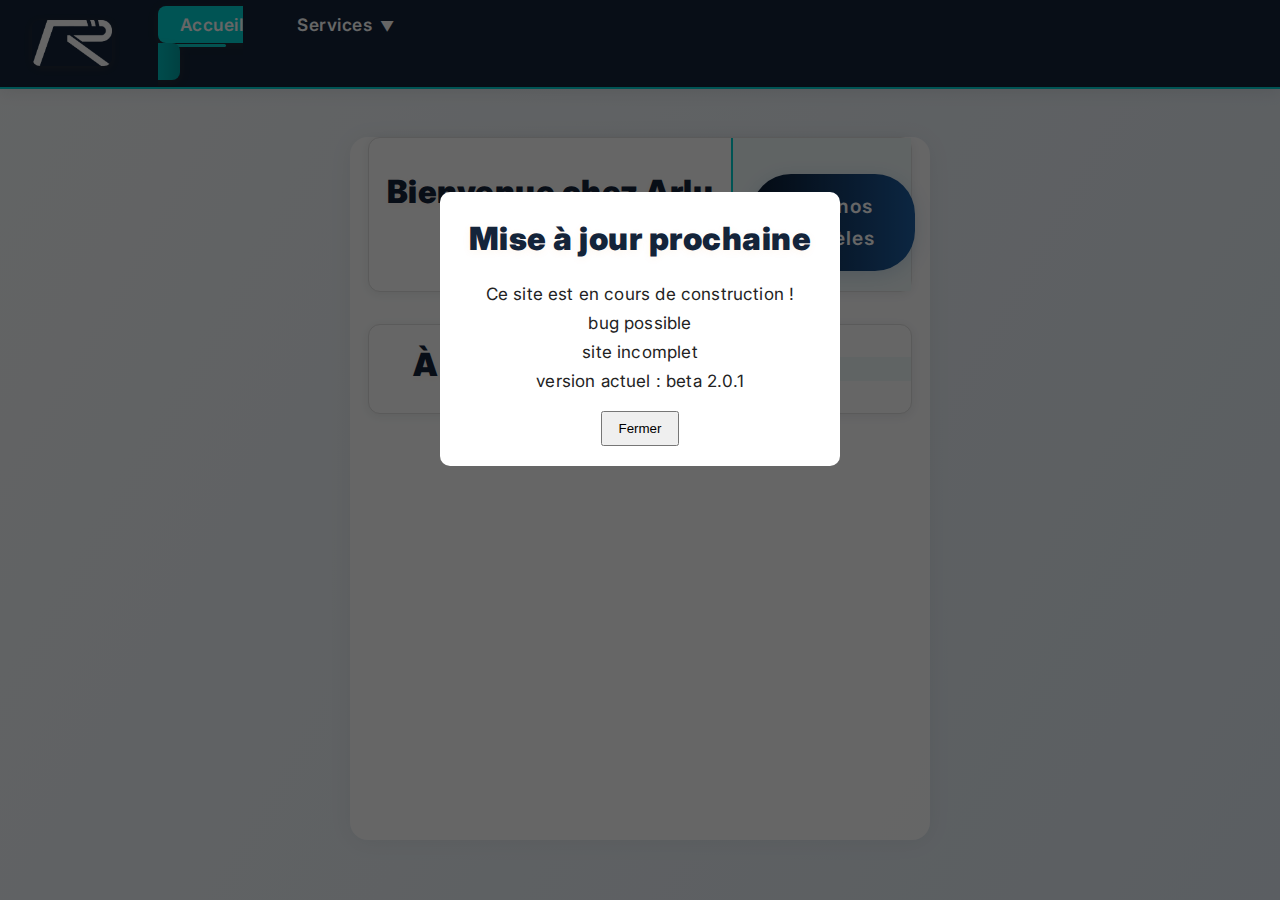
<file: index.html>
<!DOCTYPE html>
<html lang="fr">
<head>
  <meta charset="UTF-8" />
  <meta name="viewport" content="width=device-width, initial-scale=1" />
  <title>Arlu - Préparateur Automobile</title>
  <link rel="stylesheet" href="style.css" />
  <link href="https://fonts.googleapis.com/css?family=Inter:400,700,900&display=swap" rel="stylesheet">
</head>
<body>

<header>
  <a href="index.html" class="logo-link">
    <img src="logo.png" alt="Logo Arlu" />
  </a>
  <nav>
    <ul>
      <li><a href="index.html" class="active">Accueil</a></li>
      <li class="dropdown">
        <a href="#" class="dropdown-toggle">Services</a>
        <div class="dropdown-menu">
          <a href="models.html">Modèles</a>
          <a href="contact.html">Contact</a>
        </div>
      </li>
    </ul>
  </nav>
</header>

<main>
  <div class="section-bar" style="margin-bottom:32px;">
    <!-- Pas d'icône/image ici -->
    <div class="section-bar-content" style="flex:2;">
      <h2 style="margin-bottom:8px;">Bienvenue chez Arlu</h2>
      <div class="description">
      </div>
    </div>
    <div class="section-bar-infos">
      <a href="models.html" class="btn-primary" style="width:auto;">Voir nos modèles</a>
    </div>
  </div>

  <div class="section-bar">
    <!-- Pas d'icône/image ici -->
    <div class="section-bar-content" style="flex:2;">
      <h2 style="margin-bottom:8px;">À propos de nous</h2>
    </div>
    <div class="section-bar-infos">
    </div>
  </div>

  <div id="popup-update" style="display: none; position: fixed; top: 0; left: 0; width: 100%; height: 100%; background: rgba(0,0,0,0.6); z-index: 1000;">
    <div style="background: white; padding: 20px; max-width: 400px; margin: 15% auto; border-radius: 10px; text-align: center; position: relative;">
      <h2>Mise à jour prochaine</h2>
      <p>Ce site est en cours de construction !</p>
      <p>bug possible</p>
      <p>site incomplet</p>
      <footer>version actuel : beta 2.0.1</footer>
      <button onclick="closePopup()" style="margin-top: 15px; padding: 8px 16px;">Fermer</button>
    </div>
  </div>
</main>
<script>
  window.onload = function() {
    document.getElementById('popup-update').style.display = 'block';
  }

  function closePopup() {
    document.getElementById('popup-update').style.display = 'none';
  }
</script>
<script>
  // Menu déroulant pour toutes les pages
  document.querySelectorAll('.dropdown-toggle').forEach(btn => {
    btn.addEventListener('click', function(e) {
      e.preventDefault();
      const parent = btn.closest('.dropdown');
      document.querySelectorAll('.dropdown').forEach(d => {
        if (d !== parent) d.classList.remove('open');
      });
      parent.classList.toggle('open');
    });
  });
  document.addEventListener('click', function(e) {
    if (!e.target.closest('.dropdown')) {
      document.querySelectorAll('.dropdown').forEach(d => d.classList.remove('open'));
    }
  });
</script>

</body>
</html>
</file>
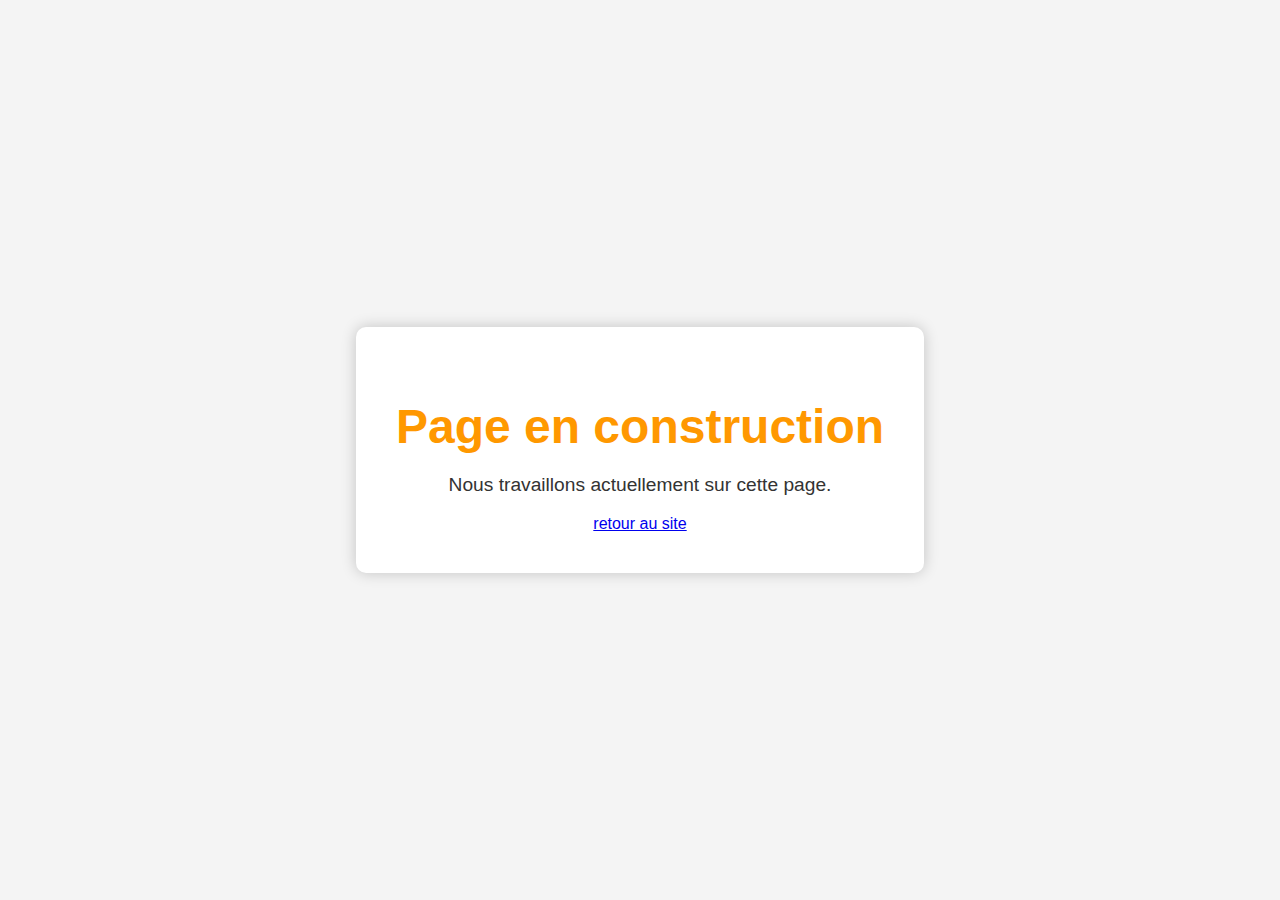
<file: contact.html>
<!DOCTYPE html>
<html lang="fr">
<head>
    <meta charset="UTF-8">
    <title>Page en construction</title>
    <style>
        body {
            margin: 0;
            padding: 0;
            background-color: #f4f4f4;
            font-family: 'Segoe UI', Tahoma, Geneva, Verdana, sans-serif;
            display: flex;
            align-items: center;
            justify-content: center;
            height: 100vh;
            flex-direction: column;
            text-align: center;
        }

        .construction-container {
            background-color: #fff;
            padding: 40px;
            border-radius: 10px;
            box-shadow: 0 0 15px rgba(0, 0, 0, 0.2);
        }

        h1 {
            font-size: 3em;
            color: #ff9800;
            margin-bottom: 20px;
        }

        p {
            font-size: 1.2em;
            color: #333;
        }

        .emoji {
            font-size: 4em;
            margin-bottom: 20px;
        }
    </style>
</head>
<body>
    <div class="construction-container">
        <div class="emoji"></div>
        <h1>Page en construction</h1>
        <p>Nous travaillons actuellement sur cette page.</p>
        <a href="https://lukecln.github.io/arlu_2.0/" target="_blank">retour au site</a>
    </div>
</body>
</html>
</file>
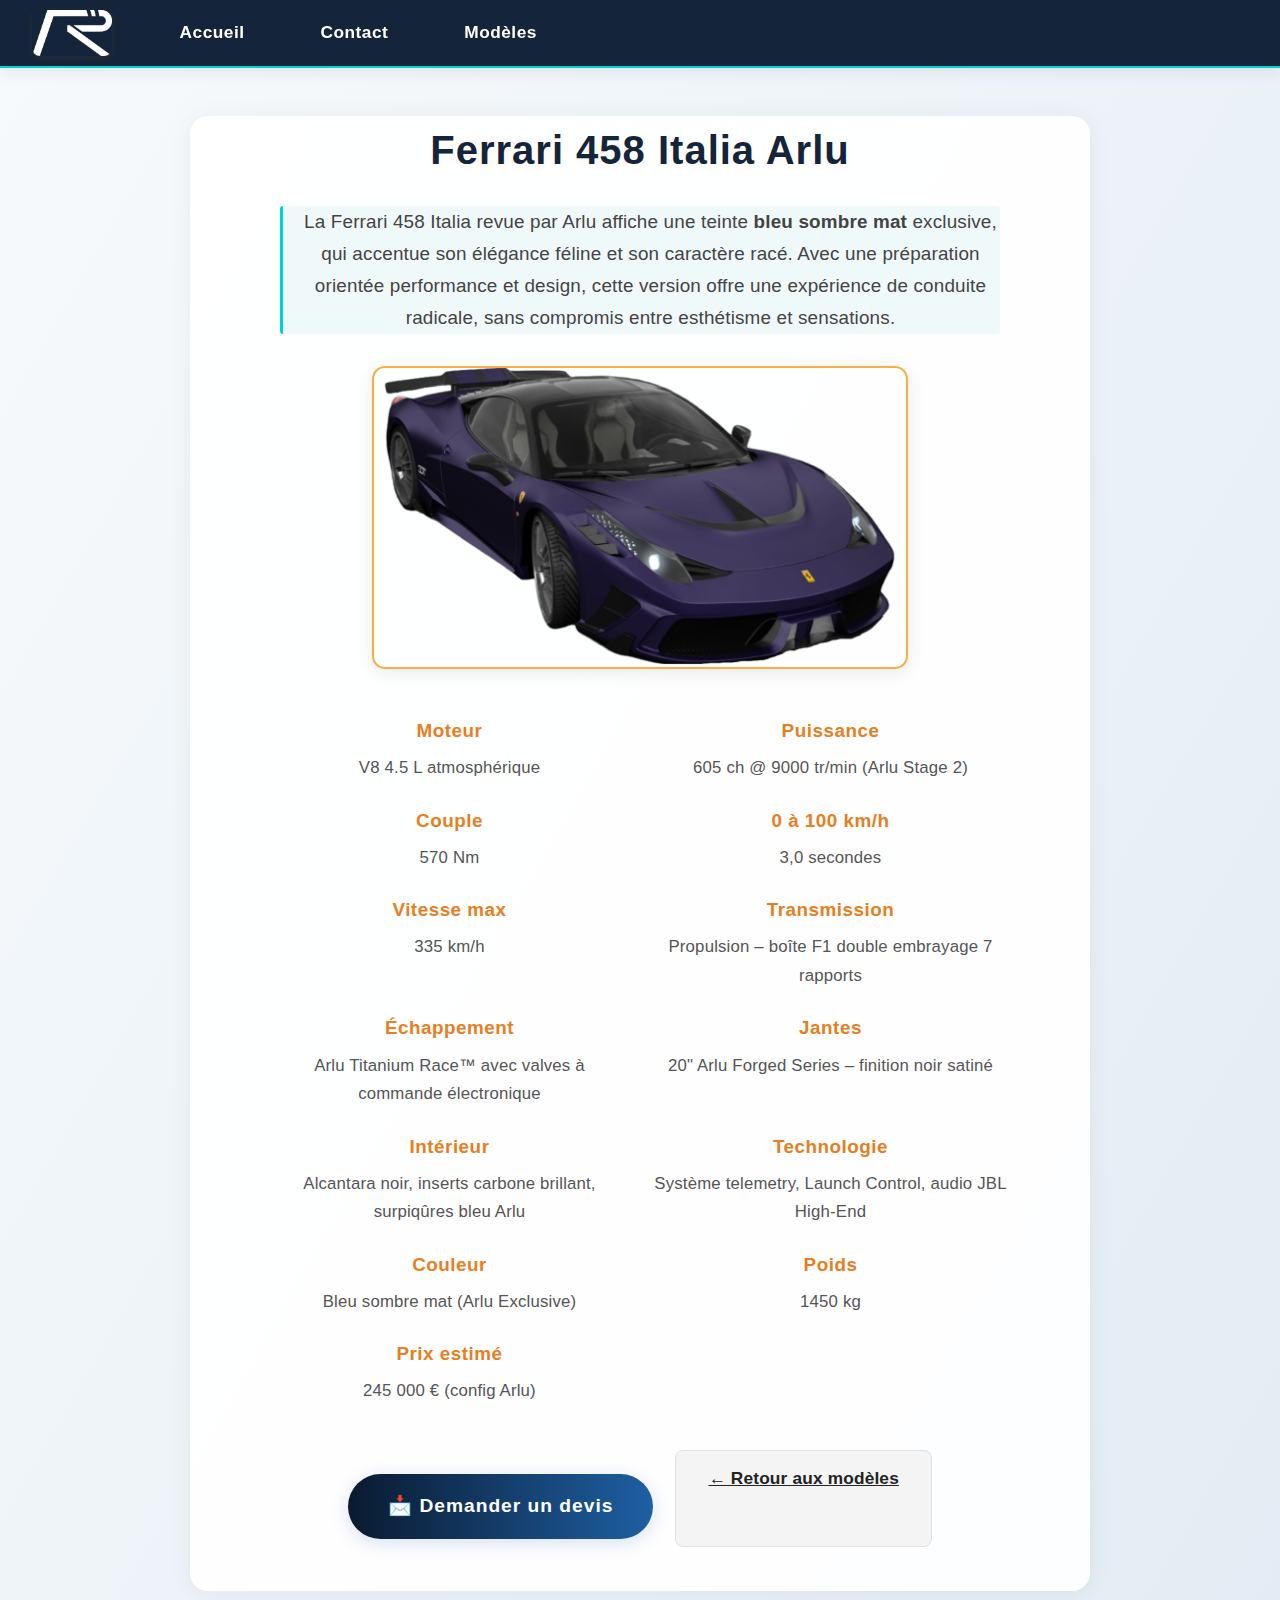
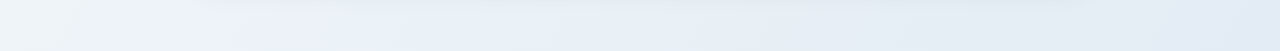
<file: cae_pics/458.html>
<!DOCTYPE html>
<html lang="fr">
<head>
  <meta charset="UTF-8" />
  <meta name="viewport" content="width=device-width, initial-scale=1" />
  <title>Ferrari 458 Italia - Arlu</title>
  <link rel="stylesheet" href="../style.css" />
</head>
<body>

<header>
  <a href="../index.html" class="logo-link">
    <img src="../logo.png" alt="Logo Arlu" />
  </a>
  <nav>
    <ul>
      <li><a href="../index.html" >Accueil</a></li>
      <li><a href="../contact.html">Contact</a></li>
      <li><a href="../models.html">Modèles</a></li>
    </ul>
  </nav>
</header>

<main>
  <h1 class="car-title">Ferrari 458 Italia Arlu</h1>

  <p class="description">
    La Ferrari 458 Italia revue par Arlu affiche une teinte <strong>bleu sombre mat</strong> exclusive, qui accentue son élégance féline et son caractère racé. 
    Avec une préparation orientée performance et design, cette version offre une expérience de conduite radicale, sans compromis entre esthétisme et sensations.
  </p>

  <div class="car-image">
    <img src="../car_pics/458.png" alt="Ferrari 458 Italia Arlu" />
  </div>

  <div class="specs">
    <div class="spec"><h3>Moteur</h3><p>V8 4.5 L atmosphérique</p></div>
    <div class="spec"><h3>Puissance</h3><p>605 ch @ 9000 tr/min (Arlu Stage 2)</p></div>
    <div class="spec"><h3>Couple</h3><p>570 Nm</p></div>
    <div class="spec"><h3>0 à 100 km/h</h3><p>3,0 secondes</p></div>
    <div class="spec"><h3>Vitesse max</h3><p>335 km/h</p></div>
    <div class="spec"><h3>Transmission</h3><p>Propulsion – boîte F1 double embrayage 7 rapports</p></div>
    <div class="spec"><h3>Échappement</h3><p>Arlu Titanium Race™ avec valves à commande électronique</p></div>
    <div class="spec"><h3>Jantes</h3><p>20" Arlu Forged Series – finition noir satiné</p></div>
    <div class="spec"><h3>Intérieur</h3><p>Alcantara noir, inserts carbone brillant, surpiqûres bleu Arlu</p></div>
    <div class="spec"><h3>Technologie</h3><p>Système telemetry, Launch Control, audio JBL High-End</p></div>
    <div class="spec"><h3>Couleur</h3><p>Bleu sombre mat (Arlu Exclusive)</p></div>
    <div class="spec"><h3>Poids</h3><p>1450 kg</p></div>
    <div class="spec"><h3>Prix estimé</h3><p>245 000 € (config Arlu)</p></div>
  </div>

  <div class="actions">
    <a href="../contact.html" class="btn-primary">📩 Demander un devis</a>
    <a href="../models.html" class="btn-secondary">← Retour aux modèles</a>
  </div>
</main>

</body>
</html>
</file>
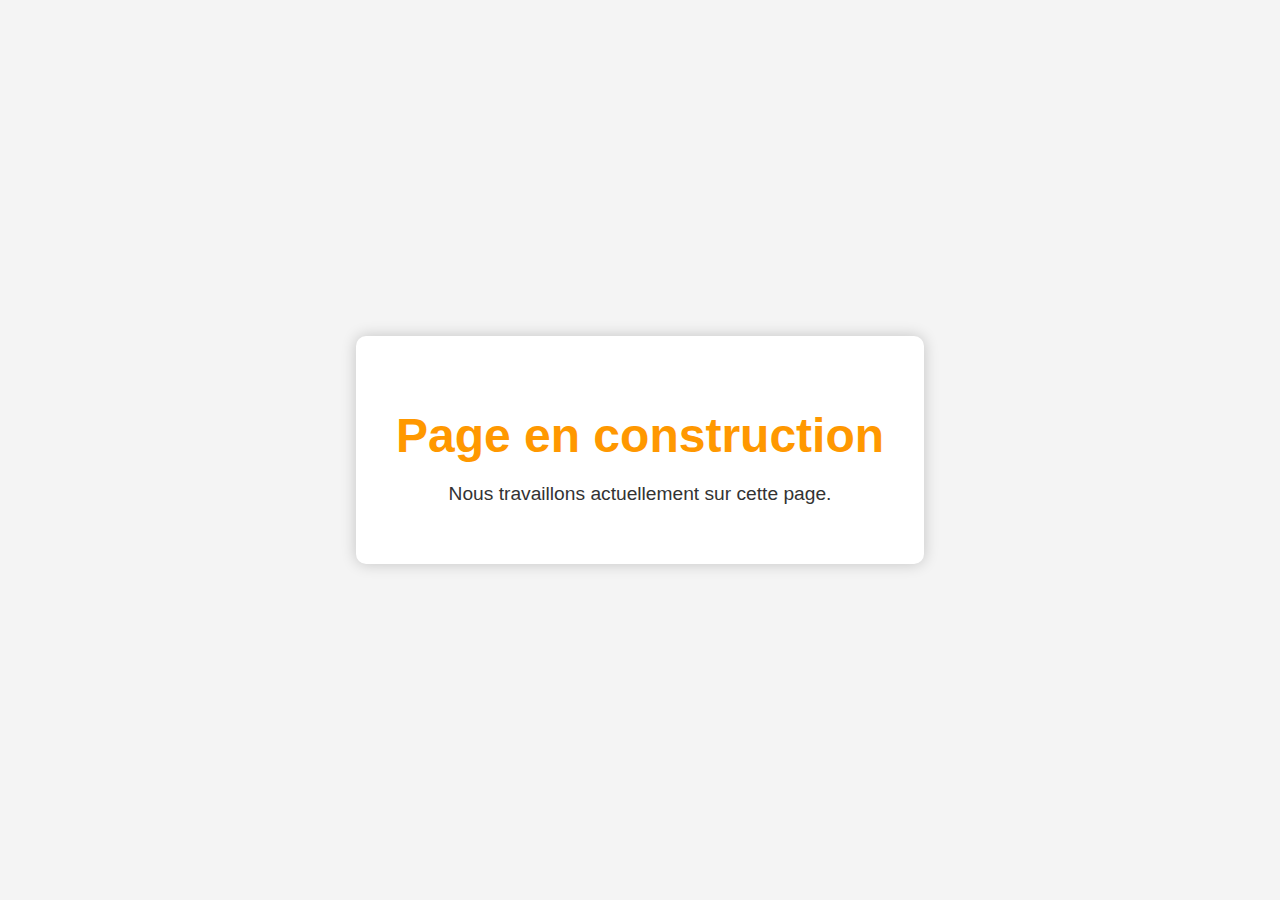
<file: configurateur/configurateur_458.html>
<!DOCTYPE html>
<html lang="fr">
<head>
    <meta charset="UTF-8">
    <title>Page en construction</title>
    <style>
        body {
            margin: 0;
            padding: 0;
            background-color: #f4f4f4;
            font-family: 'Segoe UI', Tahoma, Geneva, Verdana, sans-serif;
            display: flex;
            align-items: center;
            justify-content: center;
            height: 100vh;
            flex-direction: column;
            text-align: center;
        }

        .construction-container {
            background-color: #fff;
            padding: 40px;
            border-radius: 10px;
            box-shadow: 0 0 15px rgba(0, 0, 0, 0.2);
        }

        h1 {
            font-size: 3em;
            color: #ff9800;
            margin-bottom: 20px;
        }

        p {
            font-size: 1.2em;
            color: #333;
        }

        .emoji {
            font-size: 4em;
            margin-bottom: 20px;
        }
    </style>
</head>
<body>
    <div class="construction-container">
        <div class="emoji"></div>
        <h1>Page en construction</h1>
        <p>Nous travaillons actuellement sur cette page.</p>
    </div>
</body>
</html>
</file>
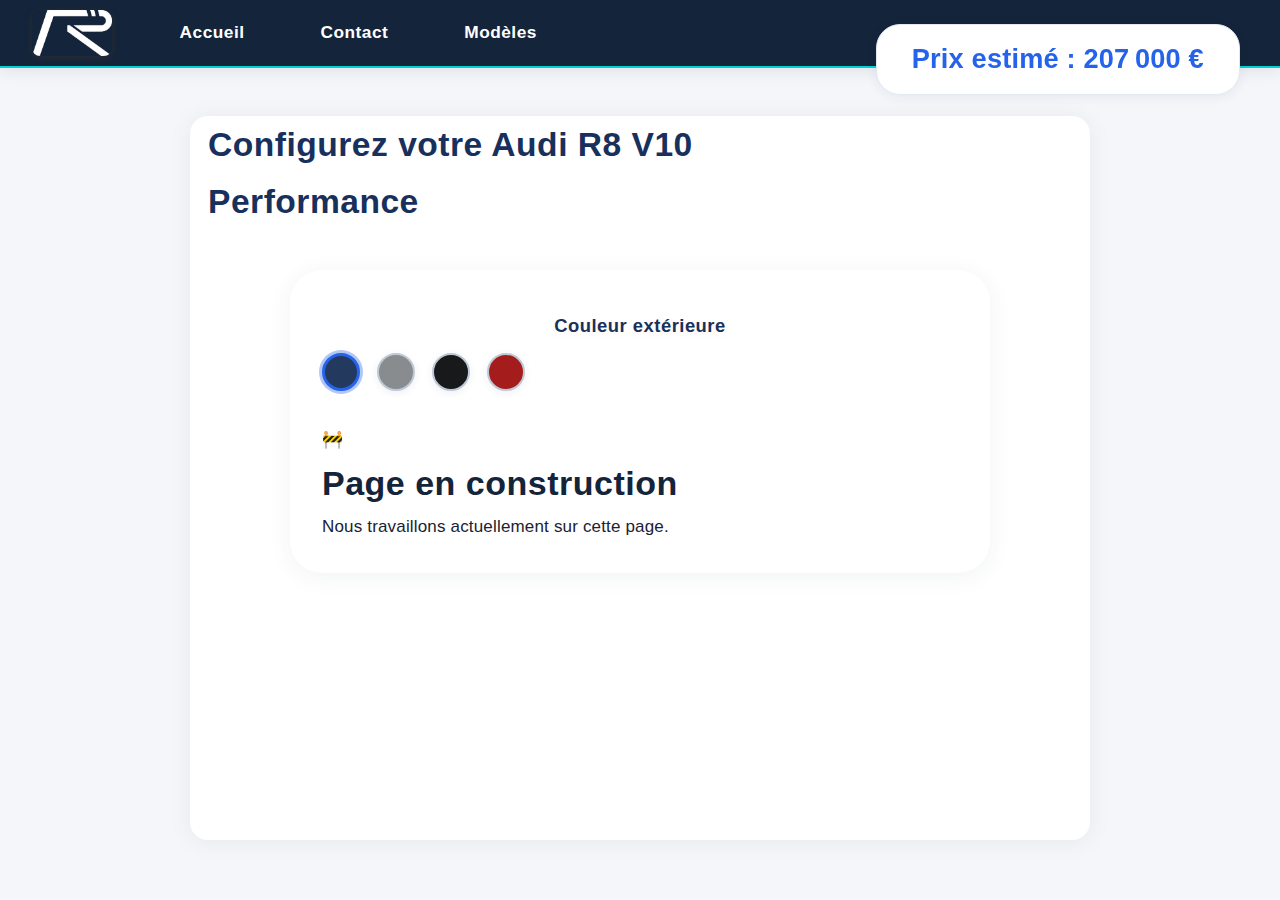
<file: configurateur/configurateur_audi_r8.html>
<!DOCTYPE html>
<html lang="fr">
<head>
  <meta charset="UTF-8" />
  <meta name="viewport" content="width=device-width, initial-scale=1" />
  <title>Configurateur Audi R8 V10 - Arlu</title>
  <link rel="stylesheet" href="../style.css" />
  <link rel="stylesheet" href="configurateur.css" />
</head>
<body class="configurateur-page">

<header class="header-main">
  <a href="../index.html" class="logo-link">
    <img src="../logo.png" alt="Logo Arlu" class="logo-img"/>
  </a>
  <nav>
    <ul class="nav-list">
      <li><a href="../index.html">Accueil</a></li>
      <li><a href="../contact.html">Contact</a></li>
      <li><a href="../models.html">Modèles</a></li>
    </ul>
  </nav>
</header>

<main class="main-content configurateur-content">
  <div class="config-header">
    <h1 class="config-title">Configurez votre Audi R8 V10 Performance</h1>
    <div class="price-estime sticky-price">
      Prix estimé : <span id="prix-estime">207 000</span> €
    </div>
  </div>
  <form class="config-form" id="configForm" autocomplete="off" action="https://formspree.io/f/xyzpezng" method="POST">
    <section class="config-section">
      <h2>Couleur extérieure</h2>
      <div class="config-options color-options" id="color-choices">
        <button type="button" class="color-btn active" style="background:#233a5e" data-value="bleu" title="Bleu sombre métallisé"></button>
        <button type="button" class="color-btn" style="background:#888c8e" data-value="gris" title="Gris Daytona"></button>
        <button type="button" class="color-btn" style="background:#18191a" data-value="noir" title="Noir Mythos"></button>
        <button type="button" class="color-btn" style="background:#a51c1c" data-value="rouge" title="Rouge Tango"></button>
        <input type="hidden" name="couleur" value="bleu">
      </div>
    </section>
    
    <div class="construction-container">
        <div class="emoji">🚧</div>
        <h1>Page en construction</h1>
        <p>Nous travaillons actuellement sur cette page.</p>
    </div>
<script>
  // Mapping des valeurs pour le résumé
  const resumeLabels = {
    couleur: {
      bleu: 'Bleu sombre métallisé (Arlu Exclusive)',
      gris: 'Gris Daytona',
      noir: 'Noir Mythos',
      rouge: 'Rouge Tango'
    },
    jantes: {
      '20_arlu': '20" Arlu Forged Lightweight (noir mat)',
      '20_silver': '20" Forged Silver',
      '19_classic': '19" Classic Design'
    },
    interieur: {
      alcantara_bleu: 'Alcantara noir, surpiqûres bleues, carbone mat',
      cuir_rouge: 'Cuir noir & rouge, inserts aluminium',
      full_cuir: 'Full cuir noir, inserts carbone brillant'
    },
    echappement: {
      arlu_titanium: 'Arlu Titanium Sport™ (valves actives)',
      origine: "Échappement d'origine Audi Sport"
    },
    etriers: {
      rouge: 'Rouge',
      noir: 'Noir',
      jaune: 'Jaune'
    },
    inserts: {
      carbone_mat: 'Carbone mat',
      carbone_brillant: 'Carbone brillant',
      alu: 'Aluminium brossé'
    },
    packcarbone: {
      non: 'Non',
      oui: 'Oui (+6 000 €)'
    },
    furtif: {
      non: 'Non',
      oui: 'Oui (+8 000 €)'
    },
    toit: {
      carbone: 'Carbone (+2 500 €)',
      noir: 'Noir brillant',
      carrosserie: 'Couleur carrosserie'
    },
    audio: {
      audi: 'Audi Standard',
      bose: 'Bang & Olufsen (+1 500 €)',
      arlu: 'Arlu Signature (+3 500 €)'
    }
  };

  // Prix de base et suppléments réalistes
  const prixBase = 205500;
  const prixOptions = {
    couleur: { bleu: 0, gris: 0, noir: 0, rouge: 0 },
    jantes: { '20_arlu': 3200, '20_silver': 1800, '19_classic': 0 },
    interieur: { alcantara_bleu: 0, cuir_rouge: 1800, full_cuir: 2500 },
    echappement: { arlu_titanium: 4200, origine: 0 },
    etriers: { rouge: 0, noir: 0, jaune: 900 },
    inserts: { carbone_mat: 1200, carbone_brillant: 1500, alu: 0 },
    packcarbone: { non: 0, oui: 6500 },
    furtif: { non: 0, oui: 8500 },
    toit: { carbone: 3500, noir: 0, carrosserie: 0 },
    audio: { audi: 0, bose: 1700, arlu: 3900 }
  };

  function updateActiveBtns(groupId, value) {
    const group = document.getElementById(groupId);
    if (!group) return;
    group.querySelectorAll('.option-btn, .color-btn').forEach(btn => {
      btn.classList.toggle('active', btn.dataset.value === value);
    });
    group.querySelector('input[type="hidden"]').value = value;
  }

  function updateSummaryAndPrice() {
    const form = document.querySelector('.config-form');
    const selections = {
      couleur: form.couleur.value,
      jantes: form.jantes.value,
      interieur: form.interieur.value,
      echappement: form.echappement.value,
      etriers: form.etriers.value,
      inserts: form.inserts.value,
      packcarbone: form.packcarbone.value,
      furtif: form.furtif.value,
      toit: form.toit.value,
      audio: form.audio.value
    };
    // Résumé
    for (const key in selections) {
      const el = document.getElementById('summary-' + key);
      if (el && resumeLabels[key][selections[key]]) {
        el.textContent = resumeLabels[key][selections[key]];
      }
    }
    // Prix
    let prix = prixBase;
    for (const key in selections) {
      prix += prixOptions[key][selections[key]] || 0;
    }
    document.getElementById('prix-estime').textContent = prix.toLocaleString('fr-FR');
  }

  // Gestion des boutons custom (ajout du groupe furtif)
  document.querySelectorAll('.config-options').forEach(group => {
    group.querySelectorAll('.option-btn, .color-btn').forEach(btn => {
      btn.addEventListener('click', function() {
        updateActiveBtns(group.id, btn.dataset.value);
        updateSummaryAndPrice();
      });
    });
  });

  // Init résumé/prix au chargement
  updateSummaryAndPrice();

  // Nouvelle fonction pour générer le mailto avec le récap
  function getConfigMailBody(selections) {
    return (
      "Configuration Audi R8 V10 Performance\n" +
      "------------------------------------\n" +
      "Couleur : " + resumeLabels.couleur[selections.couleur] + "\n" +
      "Prix estimé : " + document.getElementById('prix-estime').textContent + " €"
    );
  }

  // Affichage dynamique du formulaire d'infos perso
  document.getElementById('showDevisInfos').onclick = function() {
    document.getElementById('devis-infos-popup').style.display = 'flex';
  };
  document.getElementById('closeDevisInfos').onclick = function() {
    document.getElementById('devis-infos-popup').style.display = 'none';
  };

  // Empêche la soumission directe du formulaire, sauf depuis le popup
  document.getElementById('configForm').addEventListener('submit', function(e) {
    // Vérifie que le popup est affiché (donc que les infos sont bien remplies)
    if (document.getElementById('devis-infos-popup').style.display !== 'flex') {
      e.preventDefault();
      document.getElementById('devis-infos-popup').style.display = 'flex';
      return false;
    }
    // Vérification simple des champs requis
    var nom = document.getElementById('nom').value.trim();
    var email = document.getElementById('email').value.trim();
    if (!nom || !email) {
      alert('Merci de renseigner votre nom et votre email.');
      e.preventDefault();
      return false;
    }
    // Génère le message de config avant envoi
    const form = document.querySelector('.config-form');
    const selections = {
      couleur: form.couleur.value,
      jantes: form.jantes.value,
      interieur: form.interieur.value,
      echappement: form.echappement.value,
      etriers: form.etriers.value,
      inserts: form.inserts.value,
      packcarbone: form.packcarbone.value,
      furtif: form.furtif.value,
      toit: form.toit.value,
      audio: form.audio.value
    };
    document.getElementById('config-message').value = getConfigMailBody(selections);
    // Laisse le submit se faire normalement (Formspree)
  });
</script>
</body>
</html>
</file>
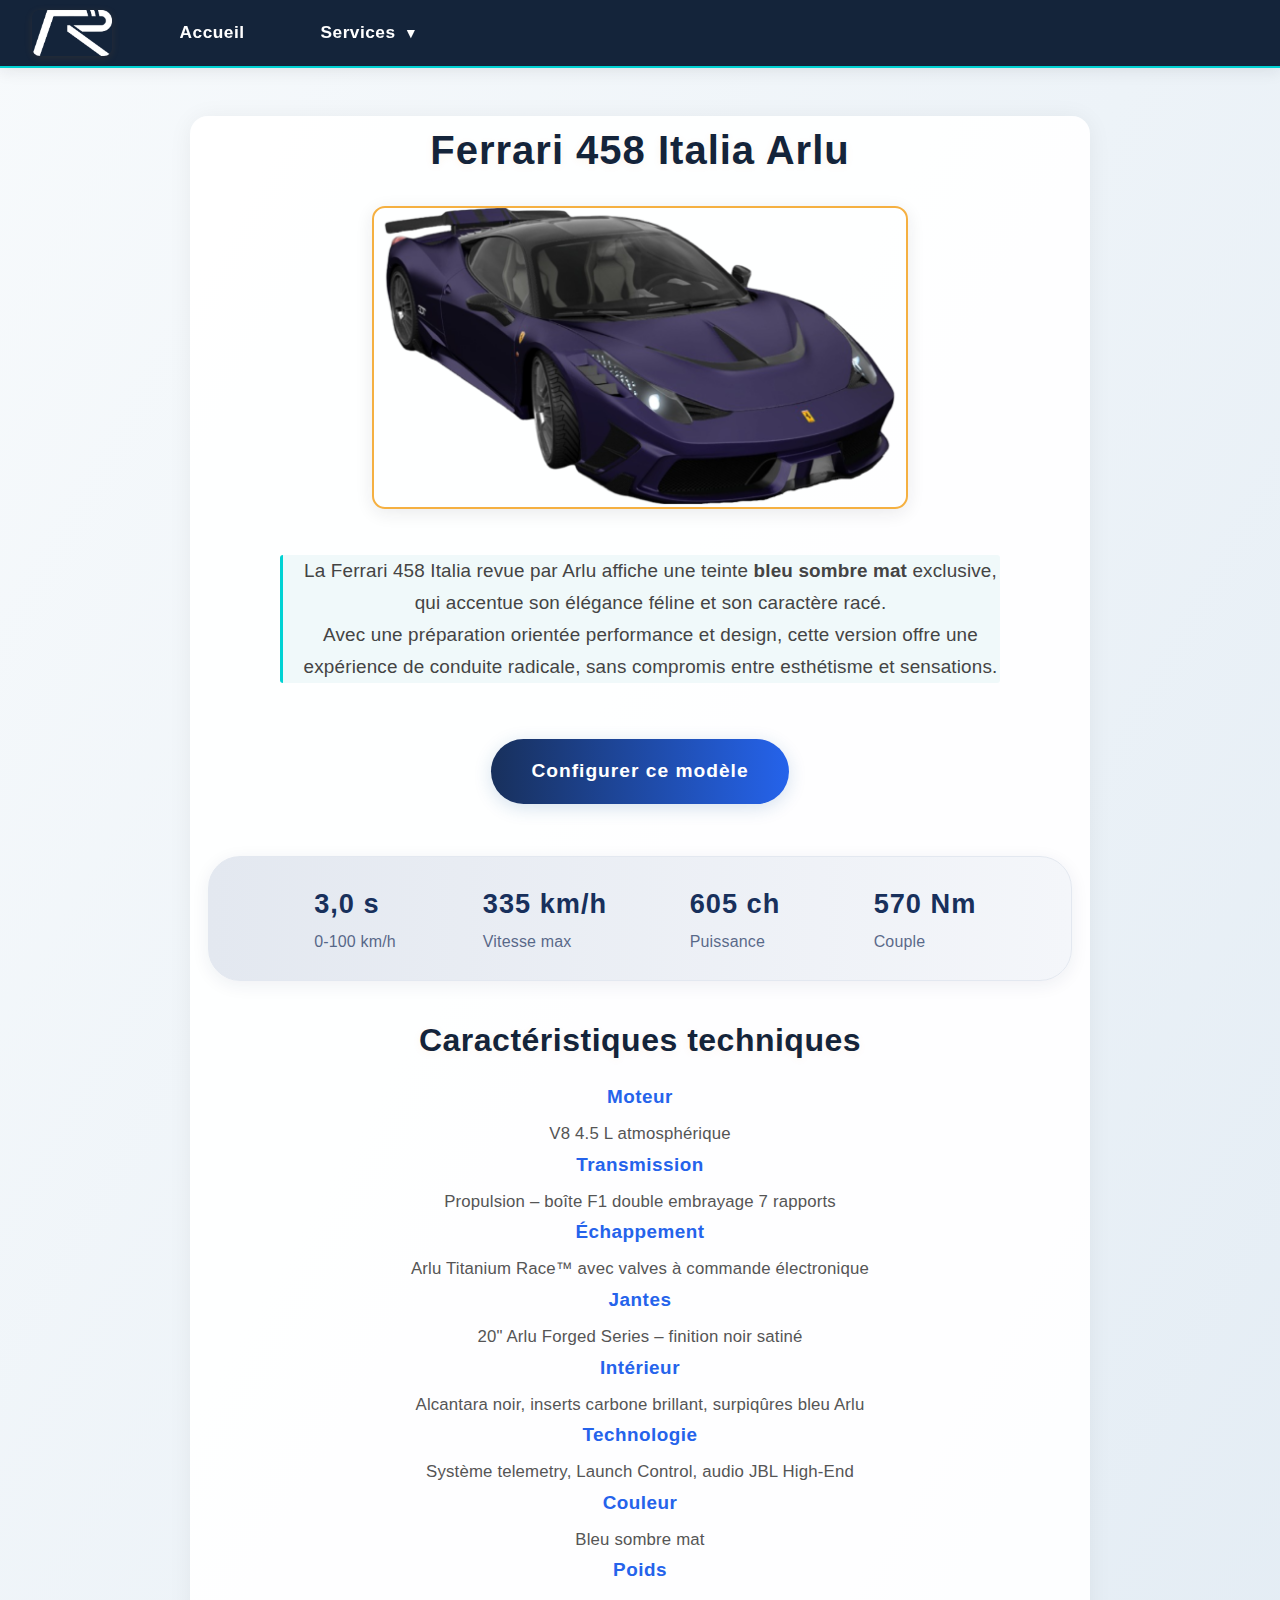
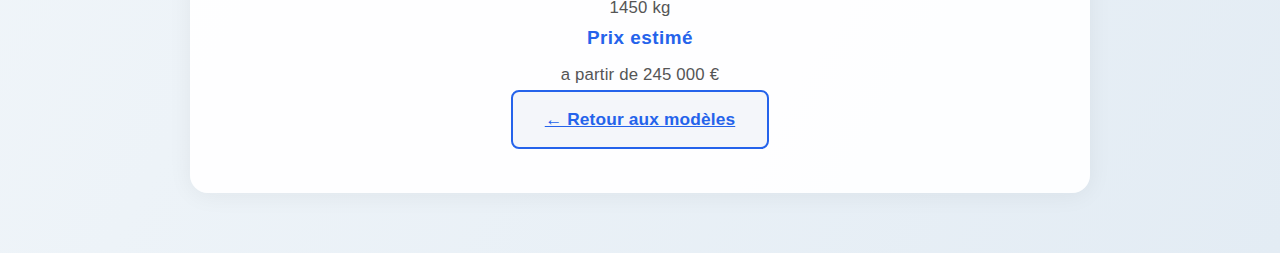
<file: modeles/458.html>
<!DOCTYPE html>
<html lang="fr">
<head>
  <meta charset="UTF-8" />
  <meta name="viewport" content="width=device-width, initial-scale=1" />
  <title>Audi R8 V10 - Arlu</title>
  <link rel="stylesheet" href="../style.css" />
  <style>
    .specs-grid .spec h3 {
      color: #2563eb;
    }
    .btn-primary, .btn-configure {
      background: linear-gradient(90deg, #18305c 0%, #2563eb 100%);
      color: #fff;
    }
    .btn-primary:hover, .btn-configure:hover {
      background: linear-gradient(90deg, #2563eb 0%, #18305c 100%);
    }
    .btn-secondary {
      color: #2563eb;
      border: 2px solid #2563eb;
      background: #f4f6fa;
    }
    .btn-secondary:hover {
      background: #e3e8f0;
      color: #18305c;
      border: 2px solid #18305c;
    }
    .perf-highlights {
      background: linear-gradient(90deg, #e3e8f0 0%, #f4f6fa 100%);
      border-radius: 2rem;
      box-shadow: 0 4px 18px rgba(24,48,92,0.07);
      border: 1px solid #e3e8f0;
    }
    .perf-value, .perf-label {
      color: #18305c;
    }
  </style>
</head>
<body class="modele-page">

<header class="header-main">
  <a href="../index.html" class="logo-link">
    <img src="../logo.png" alt="Logo Arlu" class="logo-img"/>
  </a>
  <nav>
    <ul class="nav-list">
      <li><a href="../index.html">Accueil</a></li>
      <li class="dropdown">
        <a href="#" class="dropdown-toggle">Services</a>
        <div class="dropdown-menu">
          <a href="../models.html">Modèles</a>
          <a href="../contact.html">Contact</a>
        </div>
      </li>
    </ul>
    
  </nav>
</header>

<main class="main-content">
  <section class="car-hero improved-hero">
    <div class="hero-bg">
      <h1 class="car-title">Ferrari 458 Italia Arlu</h1>
    </div>
    <div class="car-image highlight-image">
      <img src="../car_pics/458.png" alt="Ferrari 458 Italia Arlu" class="main-car-img"/>
    </div>
    <p class="description large-desc">
      La Ferrari 458 Italia revue par Arlu affiche une teinte <strong>bleu sombre mat</strong> exclusive, qui accentue son élégance féline et son caractère racé.<br>
      Avec une préparation orientée performance et design, cette version offre une expérience de conduite radicale, sans compromis entre esthétisme et sensations.
    </p>
    <div class="actions actions-hero">
      <a href="../configurateur/configurateur_458.html" class="btn-primary btn-configure">Configurer ce modèle</a>
    </div>
  </section>

  <section class="perf-highlights">
    <div class="perf-item">
        <div>
            <div class="perf-value">3,0 s</div>
            <div class="perf-label">0-100 km/h</div>
        </div>
    </div>
    <div class="perf-item">
        <div>
            <div class="perf-value">335 km/h</div>
            <div class="perf-label">Vitesse max</div>
        </div>
    </div>
    <div class="perf-item">
        <div>
            <div class="perf-value">605 ch</div>
            <div class="perf-label">Puissance</div>
        </div>
    </div>
    <div class="perf-item">
        <div>
            <div class="perf-value">570 Nm</div>
            <div class="perf-label">Couple</div>
        </div>
    </div>
  </section>

  <section class="specs-section improved-specs">
      <h2 class="section-title">Caractéristiques techniques</h2>
      <div class="specs-grid">
        <div class="spec"><h3>Moteur</h3><p>V8 4.5 L atmosphérique</p></div>
        <div class="spec"><h3>Transmission</h3><p>Propulsion – boîte F1 double embrayage 7 rapports</p></div>
        <div class="spec"><h3>Échappement</h3><p>Arlu Titanium Race™ avec valves à commande électronique</p></div>
        <div class="spec"><h3>Jantes</h3><p>20" Arlu Forged Series – finition noir satiné</p></div>
        <div class="spec"><h3>Intérieur</h3><p>Alcantara noir, inserts carbone brillant, surpiqûres bleu Arlu</p></div>
        <div class="spec"><h3>Technologie</h3><p>Système telemetry, Launch Control, audio JBL High-End</p></div>
        <div class="spec"><h3>Couleur</h3><p>Bleu sombre mat</p></div>
        <div class="spec"><h3>Poids</h3><p>1450 kg</p></div>
        <div class="spec"><h3>Prix estimé</h3><p>a partir de 245 000 €</p></div>
     </div>
  </section>

  <div class="actions actions-bottom">
    <a href="../models.html" class="btn-secondary">← Retour aux modèles</a>
  </div>

</main>

<script>
  // Menu déroulant pour toutes les pages
  document.querySelectorAll('.dropdown-toggle').forEach(btn => {
    btn.addEventListener('click', function(e) {
      e.preventDefault();
      const parent = btn.closest('.dropdown');
      document.querySelectorAll('.dropdown').forEach(d => {
        if (d !== parent) d.classList.remove('open');
      });
      parent.classList.toggle('open');
    });
  });
  document.addEventListener('click', function(e) {
    if (!e.target.closest('.dropdown')) {
      document.querySelectorAll('.dropdown').forEach(d => d.classList.remove('open'));
    }
  });
</script>
</body>
</html>
</file>
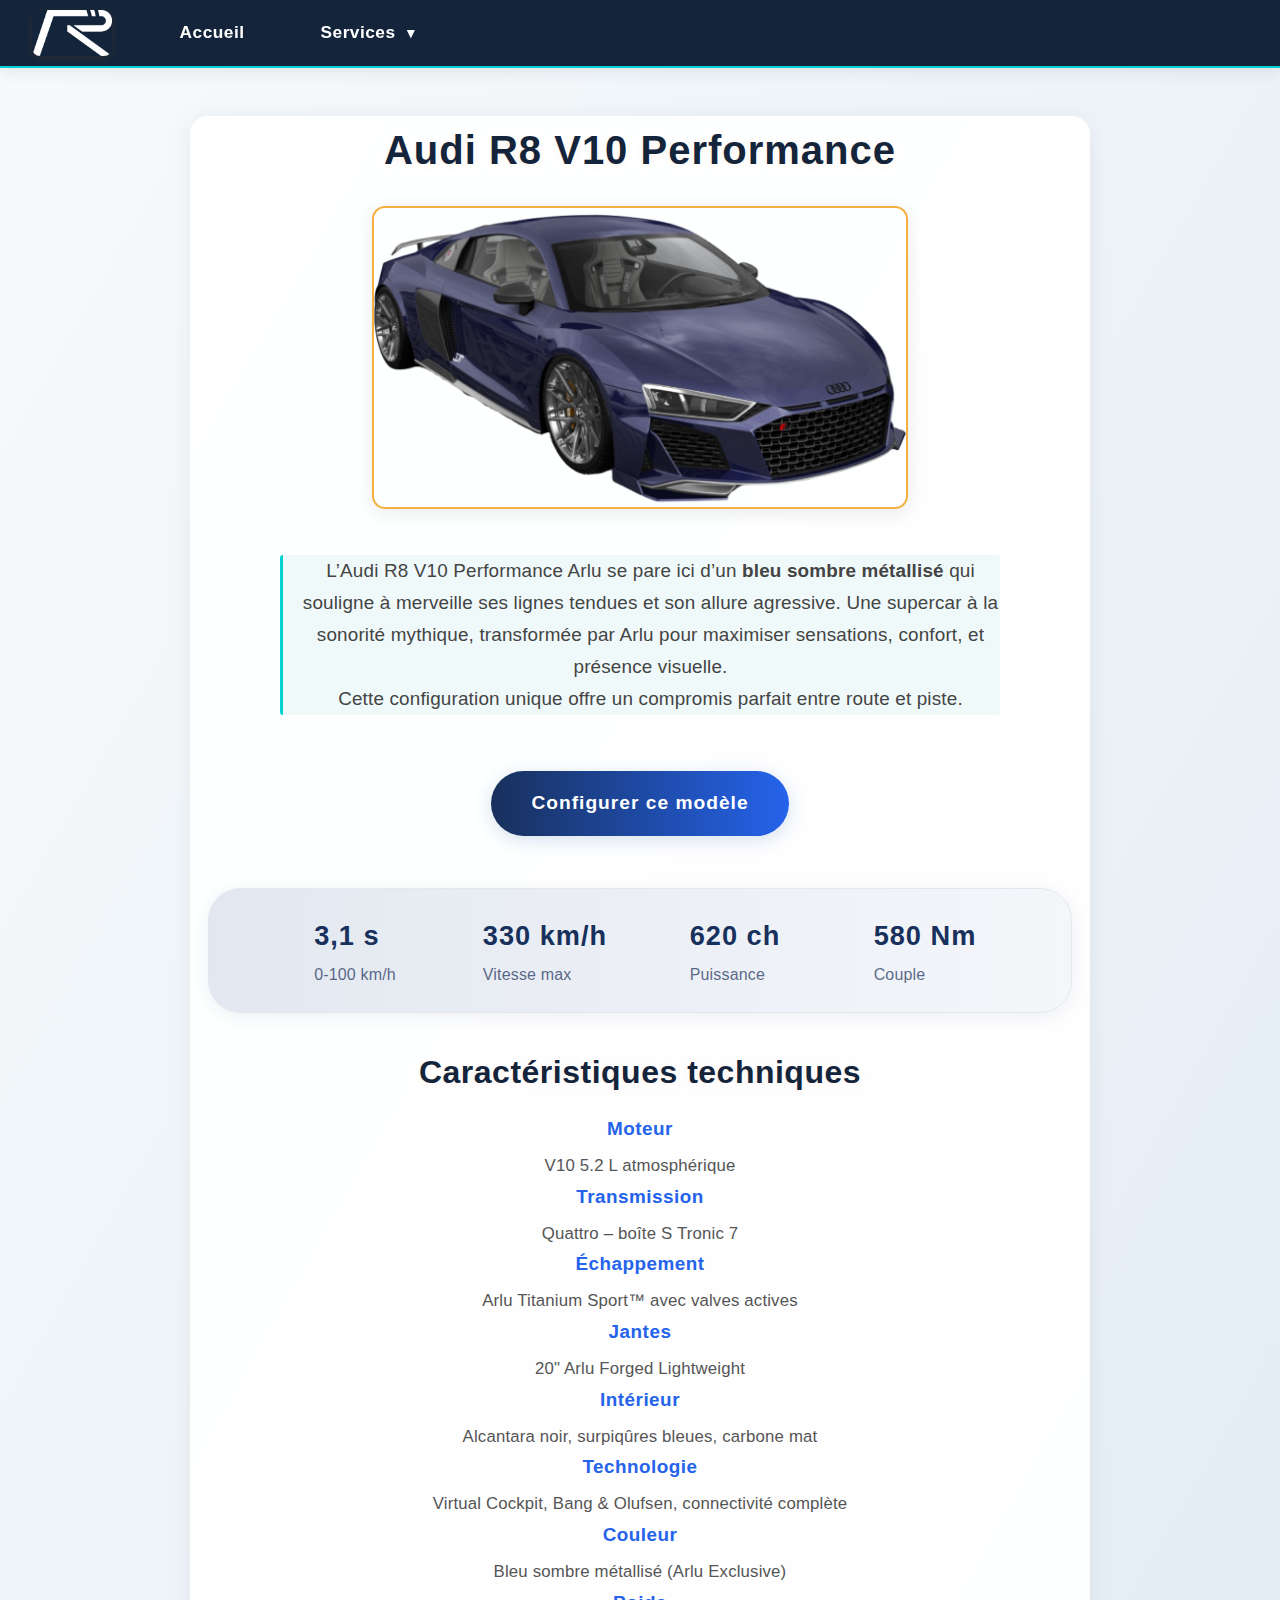
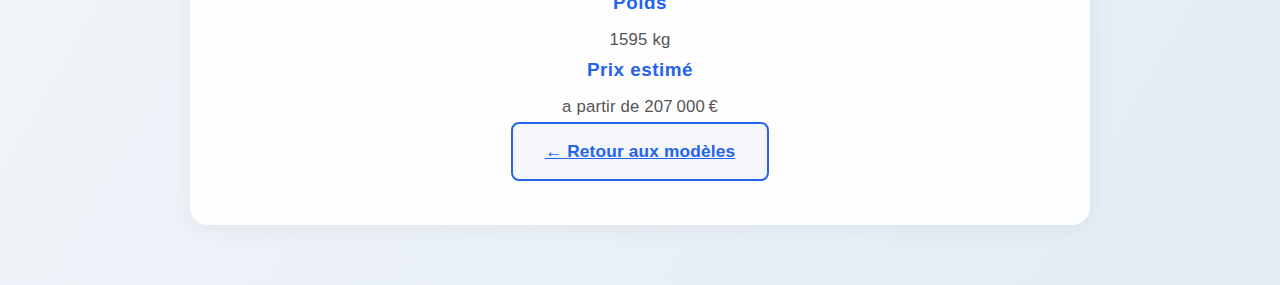
<file: modeles/audi_r8.html>
<!DOCTYPE html>
<html lang="fr">
<head>
  <meta charset="UTF-8" />
  <meta name="viewport" content="width=device-width, initial-scale=1" />
  <title>Audi R8 V10 - Arlu</title>
  <link rel="stylesheet" href="../style.css" />
  <style>
    .specs-grid .spec h3 {
      color: #2563eb;
    }
    .btn-primary, .btn-configure {
      background: linear-gradient(90deg, #18305c 0%, #2563eb 100%);
      color: #fff;
    }
    .btn-primary:hover, .btn-configure:hover {
      background: linear-gradient(90deg, #2563eb 0%, #18305c 100%);
    }
    .btn-secondary {
      color: #2563eb;
      border: 2px solid #2563eb;
      background: #f4f6fa;
    }
    .btn-secondary:hover {
      background: #e3e8f0;
      color: #18305c;
      border: 2px solid #18305c;
    }
    .perf-highlights {
      background: linear-gradient(90deg, #e3e8f0 0%, #f4f6fa 100%);
      border-radius: 2rem;
      box-shadow: 0 4px 18px rgba(24,48,92,0.07);
      border: 1px solid #e3e8f0;
    }
    .perf-value, .perf-label {
      color: #18305c;
    }
  </style>
</head>
<body class="modele-page">

<header class="header-main">
  <a href="../index.html" class="logo-link">
    <img src="../logo.png" alt="Logo Arlu" cla ss="logo-img"/>
  </a>
  <nav>
    <ul class="nav-list">
      <li><a href="../index.html">Accueil</a></li>
      <li class="dropdown">
        <a href="#" class="dropdown-toggle">Services</a>
        <div class="dropdown-menu">
          <a href="../models.html">Modèles</a>
          <a href="../contact.html">Contact</a>
        </div>
      </li>
    </ul>

  </nav>
</header>

<main class="main-content">
  <section class="car-hero improved-hero">
    <div class="hero-bg">
      <h1 class="car-title">Audi R8 V10 Performance</h1>
    </div>
    <div class="car-image highlight-image">
      <img src="../car_pics/audi_r8.png" alt="Audi R8 Arlu" class="main-car-img"/>
    </div>
    <p class="description large-desc">
      L’Audi R8 V10 Performance Arlu se pare ici d’un <strong>bleu sombre métallisé</strong> qui souligne à merveille ses lignes tendues et son allure agressive.
      Une supercar à la sonorité mythique, transformée par Arlu pour maximiser sensations, confort, et présence visuelle.<br>
      <span class="desc-highlight">Cette configuration unique offre un compromis parfait entre route et piste.</span>
    </p>
    <div class="actions actions-hero">
      <a href="../configurateur/configurateur_audi_r8.html" class="btn-primary btn-configure">Configurer ce modèle</a>
    </div>
  </section>

  <section class="perf-highlights">
    <div class="perf-item">
      <div>
        <div class="perf-value">3,1 s</div>
        <div class="perf-label">0-100 km/h</div>
      </div>
    </div>
    <div class="perf-item">
      <div>
        <div class="perf-value">330 km/h</div>
        <div class="perf-label">Vitesse max</div>
      </div>
    </div>
    <div class="perf-item">
      <div>
        <div class="perf-value">620 ch</div>
        <div class="perf-label">Puissance</div>
      </div>
    </div>
    <div class="perf-item">
      <div>
        <div class="perf-value">580 Nm</div>
        <div class="perf-label">Couple</div>
      </div>
    </div>
  </section>

  <section class="specs-section improved-specs">
    <h2 class="section-title">Caractéristiques techniques</h2>
    <div class="specs-grid">
      <div class="spec"><h3>Moteur</h3><p>V10 5.2 L atmosphérique</p></div>
      <div class="spec"><h3>Transmission</h3><p>Quattro – boîte S Tronic 7</p></div>
      <div class="spec"><h3>Échappement</h3><p>Arlu Titanium Sport™ avec valves actives</p></div>
      <div class="spec"><h3>Jantes</h3><p>20" Arlu Forged Lightweight</p></div>
      <div class="spec"><h3>Intérieur</h3><p>Alcantara noir, surpiqûres bleues, carbone mat</p></div>
      <div class="spec"><h3>Technologie</h3><p>Virtual Cockpit, Bang & Olufsen, connectivité complète</p></div>
      <div class="spec"><h3>Couleur</h3><p>Bleu sombre métallisé (Arlu Exclusive)</p></div>
      <div class="spec"><h3>Poids</h3><p>1595 kg</p></div>
      <div class="spec"><h3>Prix estimé</h3><p>a partir de 207 000 €</p></div>
    </div>
  </section>

  <div class="actions actions-bottom">
    <a href="../models.html" class="btn-secondary">← Retour aux modèles</a>
  </div>

</main>

<script>
  // Menu déroulant pour toutes les pages
  document.querySelectorAll('.dropdown-toggle').forEach(btn => {
    btn.addEventListener('click', function(e) {
      e.preventDefault();
      const parent = btn.closest('.dropdown');
      document.querySelectorAll('.dropdown').forEach(d => {
        if (d !== parent) d.classList.remove('open');
      });
      parent.classList.toggle('open');
    });
  });
  document.addEventListener('click', function(e) {
    if (!e.target.closest('.dropdown')) {
      document.querySelectorAll('.dropdown').forEach(d => d.classList.remove('open'));
    }
  });
</script>
</body>
</html>
</file>
<file: configurateur/configurateur.css>
/* Palette pro et premium */
body.configurateur-page {
  background: #f4f6fa;
  color: #1a2233;
}

.config-header {
  display: flex;
  align-items: flex-end;
  justify-content: space-between;
  margin-bottom: 2rem;
  flex-wrap: wrap;
  padding-right: 320px;
}

.config-title {
  font-size: 2.1rem;
  font-weight: 700;
  color: #18305c;
  margin-bottom: 0.5rem;
}

.price-estime.sticky-price {
  font-size: 1.7rem;
  font-weight: 700;
  color: #2563eb;
  background: #fff;
  border-radius: 1.5rem;
  padding: 0.7rem 2.2rem;
  box-shadow: 0 2px 12px rgba(24,48,92,0.07);
  border: 1px solid #e3e8f0;
  position: fixed;
  top: 24px;
  right: 40px;
  z-index: 100;
}

.config-form {
  background: #fff;
  border-radius: 2rem;
  box-shadow: 0 4px 24px rgba(24,48,92,0.06);
  padding: 2.5rem 2rem 2rem 2rem;
  max-width: 700px;
  margin: 0 auto 2.5rem auto;
}

.config-section {
  margin-bottom: 2.2rem;
}

.config-section h2 {
  font-size: 1.15rem;
  font-weight: 600;
  color: #18305c;
  margin-bottom: 0.7rem;
  letter-spacing: 0.5px;
}

.color-btn {
  width: 38px;
  height: 38px;
  border-radius: 50%;
  border: 2px solid #bfc8d6;
  margin-right: 12px;
  cursor: pointer;
  display: inline-block;
  vertical-align: middle;
  transition: border 0.2s, box-shadow 0.2s;
  box-shadow: 0 2px 8px rgba(24,48,92,0.07);
  outline: none;
  background: #e3e8f0;
}
.color-btn.active, .color-btn:focus {
  border: 3px solid #2563eb;
  box-shadow: 0 0 0 3px #b3c7f7;
}

.option-btn {
  padding: 0.7rem 1.5rem;
  border-radius: 2rem;
  border: 2px solid #bfc8d6;
  background: #f4f6fa;
  margin: 0.3rem 0.7rem 0.3rem 0;
  cursor: pointer;
  font-size: 1rem;
  font-weight: 500;
  transition: border 0.2s, background 0.2s, color 0.2s;
  outline: none;
  display: inline-block;
  color: #1a2233;
}
.option-btn.active, .option-btn:focus {
  border: 2px solid #2563eb;
  background: #e3e8f0;
  color: #2563eb;
}

.config-options {
  margin-bottom: 1.2rem;
}

.config-summary ul {
  list-style: none;
  padding: 0;
  margin: 0 0 1.2rem 0;
}
.config-summary li {
  margin-bottom: 0.3rem;
  font-size: 1.05rem;
}

.actions-config {
  display: flex;
  align-items: center;
  gap: 1.2rem;
  margin-top: 2.2rem;
}

.btn-primary,
.btn-configure {
  display: inline-block;
  padding: 1rem 2.5rem;
  font-size: 1.15rem;
  font-weight: 600;
  color: #fff;
  background: linear-gradient(90deg, #18305c 0%, #2563eb 100%);
  border: none;
  border-radius: 40px;
  box-shadow: 0 4px 18px rgba(24,48,92,0.13);
  text-decoration: none;
  letter-spacing: 1px;
  transition: background 0.2s, transform 0.2s, box-shadow 0.2s;
  cursor: pointer;
  margin: 0.5rem 0 0.5rem 0;
}
.btn-primary:hover,
.btn-configure:hover {
  background: linear-gradient(90deg, #2563eb 0%, #18305c 100%);
  transform: translateY(-2px) scale(1.04);
  box-shadow: 0 8px 28px rgba(24,48,92,0.18);
}

.btn-secondary {
  display: inline-block;
  padding: 0.8rem 2rem;
  font-size: 1rem;
  font-weight: 500;
  color: #2563eb;
  background: #f4f6fa;
  border: 2px solid #2563eb;
  border-radius: 40px;
  text-decoration: none;
  letter-spacing: 0.5px;
  transition: background 0.2s, color 0.2s, border 0.2s;
  cursor: pointer;
}
.btn-secondary:hover {
  background: #e3e8f0;
  color: #18305c;
  border: 2px solid #18305c;
}

/* Popup coordonnées */
#devis-infos-popup {
  background: rgba(24,48,92,0.35) !important;
}
#devis-infos-popup > div {
  background: #fff !important;
  border-radius: 1.5rem;
  box-shadow: 0 8px 32px rgba(24,48,92,0.13);
}
#devis-infos-popup input[type="text"],
#devis-infos-popup input[type="email"],
#devis-infos-popup input[type="tel"] {
  background: #e3e8f0;
  border: 1px solid #bfc8d6;
  color: #1a2233;
}
#devis-infos-popup button[type="submit"] {
  background: linear-gradient(90deg, #18305c 0%, #2563eb 100%);
  color: #fff;
}
#devis-infos-popup button[type="submit"]:hover {
  background: linear-gradient(90deg, #2563eb 0%, #18305c 100%);
}

/* Responsive */
@media (max-width: 800px) {
  .config-form {
    padding: 1.2rem 0.5rem 1.2rem 0.5rem;
  }
  .config-header {
    flex-direction: column;
    align-items: flex-start;
    gap: 0.7rem;
    padding-right: 0;
  }
  .price-estime.sticky-price {
    position: static;
    margin-top: 0.7rem;
    width: 100%;
    text-align: left;
    right: auto;
    top: auto;
  }
}
</file>
<file: style.css>
/* ===== Base Reset ===== */
* {
  margin: 0;
  padding: 0;
  box-sizing: border-box;
}
body {
  font-family: 'Inter', 'Segoe UI', 'Roboto', Arial, sans-serif;
  background: linear-gradient(120deg, #f7fafc 0%, #e3ecf4 100%);
  color: #232323;
  font-size: 17px;
  line-height: 1.7;
  min-height: 100vh;
  display: flex;
  flex-direction: column;
  letter-spacing: 0.01em;
}

/* ===== Header ===== */
header {
  background: #14243a;
  color: #fff;
  display: flex;
  align-items: center;
  padding: 10px 32px;
  position: sticky;
  top: 0;
  z-index: 100;
  box-shadow: 0 2px 16px rgba(30,34,40,0.10);
  border-bottom: 2px solid #00d2d3;
  min-height: 64px;
}
header a.logo-link {
  display: flex;
  align-items: center;
  text-decoration: none;
  color: #00d2d3;
  font-size: 2rem;
  margin-right: 32px;
}
header a.logo-link span {
  display: none;
}
header img {
  height: 46px;
  margin-right: 14px;
  border-radius: 8px;
  box-shadow: 0 2px 8px rgba(230,126,34,0.10);
}
nav {
  position: relative;
}
nav ul {
  display: flex;
  flex-direction: row;
  list-style: none;
  gap: 32px;
  position: relative;
}
nav li {
  position: relative;
}
nav a {
  color: #fff;
  text-decoration: none;
  font-weight: 600;
  padding: 8px 22px;
  border-radius: 8px;
  transition: background 0.18s, color 0.18s, box-shadow 0.18s;
  font-size: 1.08rem;
  letter-spacing: 0.5px;
  position: relative;
}
nav a.active,
nav a:hover {
  background: linear-gradient(90deg, #00d2d3 80%, #01a3a4 100%);
  color: #fff;
  box-shadow: 0 2px 12px rgba(230,126,34,0.10);
}
nav a.active::after {
  content: '';
  display: block;
  height: 3px;
  border-radius: 2px;
  background: #00d2d3;
  margin-top: 4px;
  width: 60%;
  margin-left: 20%;
}

/* ===== Menu déroulant ===== */
nav .dropdown {
  position: relative;
}
nav .dropdown-toggle::after {
  content: " ▼";
  font-size: 0.8em;
  margin-left: 4px;
}
nav .dropdown-menu {
  display: none;
  position: absolute;
  top: 110%;
  left: 0;
  background: #14243a;
  min-width: 170px;
  border-radius: 8px;
  box-shadow: 0 8px 24px rgba(15,32,39,0.18);
  z-index: 999;
  flex-direction: column;
  padding: 8px 0;
  animation: fadeIn 0.25s;
}
nav .dropdown-menu a {
  color: #fff;
  padding: 10px 22px;
  border-radius: 0;
  background: none;
  font-size: 1rem;
  font-weight: 500;
  transition: background 0.18s, color 0.18s;
  display: block;
}
nav .dropdown-menu a:hover {
  background: #00d2d3;
  color: #14243a;
}
nav .dropdown.open .dropdown-menu {
  display: flex;
}

/* ===== Layout & Titles ===== */
main {
  flex-grow: 1;
  max-width: 900px;
  margin: 48px auto 60px;
  padding: 0 18px;
  background: rgba(255,255,255,0.92);
  border-radius: 18px;
  box-shadow: 0 2px 24px rgba(30,34,40,0.06);
}
main.form-container {
  max-width: 540px;
  background: #fff;
  padding: 36px 44px;
  border-radius: 18px;
  box-shadow: 0 6px 32px rgba(15,32,39,0.13);
  border: 1.5px solid #00d2d3;
}
h1, h2, h3 {
  font-family: 'Inter', 'Segoe UI', 'Roboto', Arial, sans-serif;
  font-weight: 900;
  color: #14243a;
  letter-spacing: 0.5px;
}
h1.car-title, h2 {
  text-align: center;
  font-size: 2.5rem;
  margin-bottom: 22px;
  color: #14243a;
  text-shadow: 0 2px 8px rgba(230,126,34,0.07);
}
h2 {
  font-size: 2rem;
  margin-bottom: 14px;
}
h3 {
  color: #00d2d3;
  font-size: 1.18rem;
  margin-bottom: 6px;
  font-weight: 700;
}
p.description {
  text-align: center;
  color: #444;
  font-size: 1.18rem;
  margin-bottom: 32px;
  border-left: 3px solid #00d2d3;
  border-radius: 3px;
  padding-left: 18px;
  background: #f0f9fa;
}

/* ===== Filters ===== */
.filters {
  text-align: center;
  margin-bottom: 28px;
  display: flex;
  flex-wrap: wrap;
  gap: 8px;
  justify-content: center;
}
.filters button {
  background: #f0f9fa;
  border: 1.5px solid #00d2d3;
  color: #14243a;
  padding: 10px 26px;
  font-size: 1.04rem;
  font-weight: 600;
  border-radius: 8px;
  cursor: pointer;
  box-shadow: 0 2px 8px rgba(30,34,40,0.04);
  transition: background 0.18s, color 0.18s, box-shadow 0.18s, border 0.18s;
  margin: 2px 0;
  outline: none;
}
.filters button:hover,
.filters button.active,
.filters button[aria-pressed="true"] {
  background: linear-gradient(90deg, #00d2d3 80%, #01a3a4 100%);
  color: #fff;
  border-color: #00d2d3;
}

/* ===== Barre modèle voiture ===== */
.model-grid {
  display: flex;
  flex-direction: column;
  gap: 18px;
  margin-top: 24px;
}
.model-card {
  display: flex;
  flex-direction: row;
  align-items: center;
  background: #fff;
  border-radius: 12px;
  box-shadow: 0 2px 10px rgba(15,32,39,0.08);
  border: 1.5px solid #e0e0e0;
  overflow: hidden;
  text-decoration: none;
  color: inherit;
  transition: transform 0.18s, box-shadow 0.18s, border 0.18s;
  min-height: 90px;
  max-width: 100%;
  margin: 0 auto;
  animation: fadeIn 0.7s;
}
.model-card:hover {
  transform: translateY(-2px) scale(1.01);
  box-shadow: 0 6px 18px rgba(0,210,211,0.10);
  border-color: #00d2d3;
}
.model-card img {
  width: 110px;
  height: 70px;
  object-fit: contain;
  background: #eaf6f6;
  border-radius: 0;
  margin: 0 0 0 0;
  transition: filter 0.18s;
  flex-shrink: 0;
  align-self: center;
  border-right: 2px solid #e0e0e0;
}
.model-card-content {
  flex: 2;
  padding: 12px 18px;
  display: flex;
  flex-direction: column;
  justify-content: center;
}
.model-card-infos {
  flex: 1;
  min-width: 120px;
  max-width: 180px;
  padding: 12px 18px;
  display: flex;
  flex-direction: column;
  justify-content: center;
  background: #f0f9fa;
  border-left: 2px solid #00d2d3;
  font-size: 0.98rem;
  color: #14243a;
  font-weight: 500;
  align-items: flex-start;
}
.model-card h3 {
  font-size: 1.08rem;
  color: #00b894;
  font-weight: 800;
  margin-bottom: 2px;
  text-shadow: 0 1px 4px rgba(0,210,211,0.06);
}
.model-card .model-meta {
  color: #01a3a4;
  font-size: 0.97rem;
  margin-bottom: 2px;
  font-weight: 600;
}
.model-card .model-desc {
  color: #232323;
  font-size: 0.98rem;
  margin-bottom: 0;
}

/* ===== Section barre pour index/contact ===== */
.section-bar {
  display: flex;
  flex-direction: row;
  align-items: center;
  background: #fff;
  border-radius: 12px;
  box-shadow: 0 2px 10px rgba(15,32,39,0.08);
  border: 1.5px solid #e0e0e0;
  margin: 0 auto 24px auto;
  max-width: 100%;
  min-height: 90px;
  padding: 0;
}
.section-bar-icon {
  width: 110px;
  height: 70px;
  display: flex;
  align-items: center;
  justify-content: center;
  background: #eaf6f6;
  border-right: 2px solid #e0e0e0;
}
.section-bar-icon img {
  max-width: 70px;
  max-height: 50px;
}
.section-bar-content {
  flex: 2;
  padding: 12px 18px;
  display: flex;
  flex-direction: column;
  justify-content: center;
}
.section-bar-infos {
  flex: 1;
  min-width: 120px;
  max-width: 180px;
  padding: 12px 18px;
  display: flex;
  flex-direction: column;
  justify-content: center;
  background: #f0f9fa;
  border-left: 2px solid #00d2d3;
  font-size: 0.98rem;
  color: #14243a;
  font-weight: 500;
  align-items: flex-start;
}

/* ===== Animations ===== */
@keyframes fadeIn {
  from { opacity: 0; transform: scale(0.97); }
  to { opacity: 1; transform: scale(1); }
}

/* ===== Responsive ===== */
@media (max-width: 900px) {
  main { padding: 0 4px; }
  .model-card, .section-bar {
    flex-direction: column;
    align-items: stretch;
    min-width: 0;
    max-width: 100vw;
  }
  .model-card img, .section-bar-icon {
    width: 100%;
    height: 70px;
    border-radius: 0;
    border-right: none;
    border-bottom: 2px solid #e0e0e0;
  }
  .model-card-content, .section-bar-content, .model-card-infos, .section-bar-infos {
    padding: 10px 8px;
    min-width: 0;
    max-width: 100%;
    border: none !important;
  }
  .model-card-infos, .section-bar-infos {
    border-top: 2px solid #00d2d3 !important;
    border-left: none !important;
    background: #f0f9fa;
  }
}
@media (max-width: 700px) {
  .model-card { min-height: 0; }
  .section-bar { min-height: 0; }
}
@media (max-width: 480px) {
  .model-card img, .section-bar-icon { height: 50px; }
  .model-card, .section-bar { min-height: 70px; }
}

/* ===== Custom Scrollbar ===== */
::-webkit-scrollbar {
  width: 10px;
  background: #f0f1f3;
}
::-webkit-scrollbar-thumb {
  background: #e67e22;
  border-radius: 8px;
}
.btn-secondary {
  background: #f4f4f4;
  color: #232323;
  padding: 13px 32px;
  font-size: 1.08rem;
  font-weight: 600;
  border: 1.5px solid #e0e0e0;
  border-radius: 8px;
  cursor: pointer;
  transition: background 0.18s, box-shadow 0.18s, color 0.18s;
}
.btn-secondary:hover {
  background: #f9e7d3;
  color: #e67e22;
  box-shadow: 0 4px 14px rgba(230,126,34,0.07);
}

/* ===== Car Page ===== */
.car-title {
  font-size: 2.7rem;
  font-weight: 900;
  text-align: center;
  color: #181c22;
  margin-bottom: 18px;
  letter-spacing: 1px;
  text-shadow: 0 2px 8px rgba(230,126,34,0.07);
}
.description {
  font-size: 1.18rem;
  max-width: 720px;
  text-align: center;
  margin: 0 auto 36px;
  color: #444;
}
.car-image {
  text-align: center;
  margin-bottom: 36px;
}
.car-image img {
  max-width: 62%;
  border-radius: 13px;
  box-shadow: 0 4px 18px rgba(30,34,40,0.09);
  border: 2px solid #f5b041;
}
.specs {
  display: grid;
  grid-template-columns: repeat(auto-fit, minmax(240px, 1fr));
  gap: 22px;
  margin: 0 auto 44px;
  max-width: 740px;
}
.spec h3 {
  text-align: center;
  color: #e67e22;
  font-weight: 700;
  margin-bottom: 7px;
}
.spec p {
  font-size: 1.05rem;
  color: #555;
  text-align: center;
}
.actions {
  display: flex;
  justify-content: center;
  gap: 22px;
  flex-wrap: wrap;
  margin-bottom: 44px;
}

/* ===== Popup ===== */
.popup-overlay {
  position: fixed;
  top: 0; left: 0;
  width: 100%; height: 100%;
  background: rgba(30,34,40,0.45);
}
.popup-box button:hover {
  background: #ca6f1e;
}

/* ===== Animations ===== */
@keyframes fadeIn {
  from { opacity: 0; transform: scale(0.97); }
  to { opacity: 1; transform: scale(1); }
}

/* ===== Responsive ===== */
@media (max-width: 1100px) {
  .model-grid { grid-template-columns: repeat(2, 1fr); }
}
@media (max-width: 900px) {
  main { padding: 0 8px; }
  .model-grid { gap: 18px; }
  .model-card, .model-card:nth-child(even) {
    flex-direction: column;
    align-items: stretch;
    max-width: 98vw;
  }
  .model-card img, .model-card:nth-child(even) img {
    width: 100%;
    height: 90px;
    border-radius: 14px 14px 0 0;
  }
  .model-card-content, .model-card-infos {
    padding: 12px 10px;
    min-width: 0;
    max-width: 100%;
    border: none !important;
  }
  .model-card-infos {
    border-top: 2px solid #00d2d3 !important;
    border-left: none !important;
    border-right: none !important;
    background: #f0f9fa;
  }
}
@media (max-width: 700px) {
  main { margin: 24px 4px 40px; padding: 10px 2px; }
  .car-title { font-size: 1.6rem; }
  .description { font-size: 1rem; margin-bottom: 18px; }
  .specs { grid-template-columns: 1fr; max-width: 100%; }
  .actions { flex-direction: column; gap: 12px; }
  .model-grid { grid-template-columns: 1fr; gap: 12px; }
  .car-image img { max-width: 97%; }
  .popup-box { width: 99%; padding: 16px; }
  h2, p { font-size: 1.1rem; }
  .form-container { border-radius: 10px; }
  header { padding: 8px 4px; }
  nav ul { gap: 8px; }
}
@media (max-width: 480px) {
  .filters button {
    margin: 2px 0;
    padding: 8px 8px;
    font-size: 0.92rem;
  }
  .model-card img { height: 60px; }
  .model-card { min-height: 100px; }
}

/* ===== Custom Scrollbar ===== */
::-webkit-scrollbar {
  width: 10px;
  background: #f0f1f3;
}
::-webkit-scrollbar-thumb {
  background: #e67e22;
  border-radius: 8px;
}
.btn-secondary {
  background: #f4f4f4;
  color: #232323;
  padding: 13px 32px;
  font-size: 1.08rem;
  font-weight: 600;
  border: 1.5px solid #e0e0e0;
  border-radius: 8px;
  cursor: pointer;
  transition: background 0.18s, box-shadow 0.18s, color 0.18s;
}
.btn-secondary:hover {
  background: #f9e7d3;
  color: #e67e22;
  box-shadow: 0 4px 14px rgba(230,126,34,0.07);
}
.btn-primary,
.btn-configure {
  display: inline-block;
  padding: 1rem 2.5rem;
  font-size: 1.2rem;
  font-weight: 600;
  color: #fff;
  background: linear-gradient(90deg, #0a1a2f 0%, #1e5fa3 100%);
  border: none;
  border-radius: 40px;
  box-shadow: 0 4px 18px rgba(30,95,163,0.18);
  text-decoration: none;
  letter-spacing: 1px;
  transition: background 0.2s, transform 0.2s, box-shadow 0.2s;
  cursor: pointer;
  margin: 1.5rem 0 0.5rem 0;
}

.btn-primary:hover,
.btn-configure:hover {
  background: linear-gradient(90deg, #1e5fa3 0%, #0a1a2f 100%);
  transform: translateY(-2px) scale(1.04);
  box-shadow: 0 8px 28px rgba(30,95,163,0.25);
}

/* ===== Performance Highlights ===== */
.perf-highlights {
  display: flex;
  justify-content: center;
  align-items: stretch;
  gap: 2.5rem;
  background: linear-gradient(90deg, #f7fafd 0%, #e6eef6 100%);
  border-radius: 2rem;
  margin: 2.5rem auto 2rem auto;
  padding: 1.5rem 2rem;
  max-width: 900px;
  box-shadow: 0 4px 18px rgba(30,95,163,0.07);
  border: 1px solid #e0e6ef;
}

.perf-item {
  display: flex;
  align-items: center;
  gap: 1rem;
  color: #1a2536;
  min-width: 150px;
  justify-content: center;
  background: none;
}

.perf-icon {
  font-size: 2.2rem;
  opacity: 0.85;
}

.perf-value {
  font-size: 1.7rem;
  font-weight: 700;
  letter-spacing: 1px;
  color: #1a2536;
}

.perf-label {
  font-size: 1rem;
  opacity: 0.7;
  margin-top: 0.1rem;
  color: #1a2536;
}
</file>
